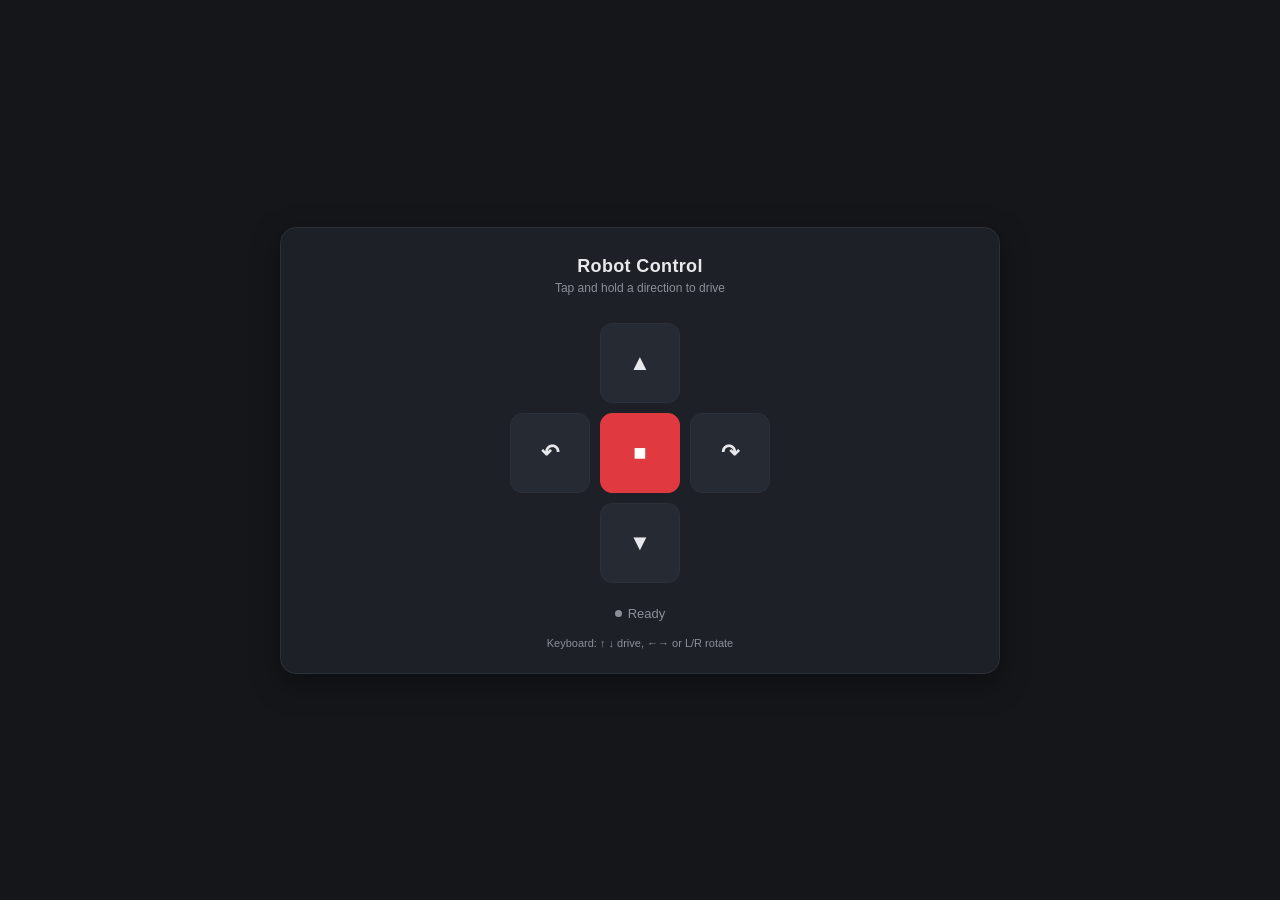
<file: templates/robot.html>
<!doctype html>
<html>
<head>
  <title>Robot Control</title>
  <meta name="viewport" content="width=device-width, initial-scale=1">
  <style>
    :root {
      color-scheme: dark;
      --bg: #14161a;
      --panel: #1d2026;
      --border: #2c3038;
      --text: #e8e9ec;
      --muted: #8b8f98;
      --accent: #3b82f6;
      --danger: #e0393f;
      --danger-active: #b32b30;
      --ok: #22c55e;
      --warn: #eab308;
    }
    * { box-sizing: border-box; }
    body {
      font-family: -apple-system, BlinkMacSystemFont, "Segoe UI", Roboto, sans-serif;
      background: var(--bg);
      color: var(--text);
      margin: 0;
      min-height: 100vh;
      display: flex;
      align-items: center;
      justify-content: center;
      padding: 24px;
    }
    .card {
      background: var(--panel);
      border: 1px solid var(--border);
      border-radius: 16px;
      padding: 28px 32px 24px;
      width: 100%;
      max-width: 720px;
      text-align: center;
      box-shadow: 0 10px 30px rgba(0,0,0,0.35);
    }
    h1 {
      font-size: 18px;
      font-weight: 600;
      letter-spacing: 0.02em;
      margin: 0 0 4px;
    }
    .subtitle {
      font-size: 12px;
      color: var(--muted);
      margin: 0 0 24px;
    }

    #status-row {
      display: flex;
      align-items: center;
      justify-content: center;
      gap: 16px;
      margin: -14px 0 18px;
    }
    #wifi-indicator {
      display: none;
      align-items: center;
      justify-content: center;
      gap: 6px;
      font-size: 11px;
      color: var(--muted);
    }
    #wifi-indicator .bars {
      display: inline-flex;
      align-items: flex-end;
      gap: 2px;
      height: 12px;
      flex-shrink: 0;
    }
    #wifi-indicator .bar {
      width: 3px;
      background: var(--border);
      border-radius: 1px;
    }
    #wifi-indicator .bar:nth-child(1) { height: 25%; }
    #wifi-indicator .bar:nth-child(2) { height: 45%; }
    #wifi-indicator .bar:nth-child(3) { height: 65%; }
    #wifi-indicator .bar:nth-child(4) { height: 85%; }
    #wifi-indicator .bar:nth-child(5) { height: 100%; }
    #wifi-indicator.excellent .bar.filled, #wifi-indicator.good .bar.filled { background: var(--ok); }
    #wifi-indicator.fair .bar.filled { background: var(--warn); }
    #wifi-indicator.weak .bar.filled, #wifi-indicator.poor .bar.filled { background: var(--danger); }

    #link-banner, #trip-banner {
      display: none;
      align-items: center;
      justify-content: center;
      gap: 8px;
      margin: 0 0 18px;
      padding: 10px 14px;
      background: rgba(239, 68, 68, 0.12);
      border: 1px solid rgba(239, 68, 68, 0.5);
      border-radius: 10px;
      font-size: 12px;
      line-height: 1.5;
      color: var(--danger);
    }
    #link-banner .warn-dot, #trip-banner .warn-dot {
      width: 8px; height: 8px; border-radius: 50%;
      background: var(--danger);
      flex-shrink: 0;
      animation: follow-pulse 1.6s ease-in-out infinite;
    }
    /* Amber, not red: unlike a dead link this is the hardware working as
       designed, and it clears the moment you press anything else. */
    #trip-banner {
      background: rgba(245, 158, 11, 0.12);
      border-color: rgba(245, 158, 11, 0.5);
      color: var(--warn);
      text-align: left;
    }
    #trip-banner .warn-dot { background: var(--warn); }

    /* Live readings, kept apart from the Wi-Fi indicator in the status row
       above. That one is a slow-moving diagnostic about the link; these are
       measurements of what the robot is doing right now, and while you're
       driving they're the thing on this page worth watching. CPU used to sit
       up there next to Wi-Fi and moved down here to join them. */
    #current-row {
      display: none;
      justify-content: center;
      gap: 10px;
      margin: 0 0 18px;
      flex-wrap: wrap;
    }
    /* Needed because .current-cell sets display:flex, which would otherwise
       win over the hidden attribute. */
    .current-cell[hidden] { display: none; }
    .current-cell {
      display: flex;
      align-items: baseline;
      gap: 7px;
      padding: 7px 14px;
      background: #21252c;
      border: 1px solid var(--border);
      border-radius: 10px;
      font-size: 12px;
      color: var(--muted);
    }
    .current-cell b {
      font-size: 14px;
      font-weight: 600;
      color: var(--text);
      /* Tabular numerals and a fixed width: this updates every second, and
         without both the D-pad below it shuffles sideways on every change. */
      font-variant-numeric: tabular-nums;
      min-width: 4.4em;
      text-align: right;
    }
    .dpad {
      display: grid;
      grid-template-columns: 1fr 1fr 1fr;
      grid-template-rows: 1fr 1fr 1fr;
      gap: 10px;
      margin: 0 auto;
      max-width: 260px;
    }

    /* Follow me is driving. Only the direction buttons go dead - Stop stays
       live on purpose, because with the Follow toggle now living on the
       kiosk's own screen (see the banner below) it is the only way someone
       out here can take back control of a robot that's driving itself. The
       server agrees: /robot/command rejects every manual command except Stop
       while the follower is running. */
    .dpad.follow-locked button:not(#stop) {
      opacity: 0.3;
      pointer-events: none;
      transition: opacity 0.15s ease;
    }
    button {
      font-size: 15px;
      font-weight: 600;
      font-family: inherit;
      color: var(--text);
      background: #262a32;
      border: 1px solid var(--border);
      border-radius: 12px;
      padding: 0;
      aspect-ratio: 1;
      cursor: pointer;
      display: flex;
      align-items: center;
      justify-content: center;
      transition: background 0.08s ease, transform 0.05s ease, border-color 0.08s ease;
      -webkit-tap-highlight-color: transparent;
      user-select: none;
    }
    button:hover { background: #2d323b; border-color: #3a3f48; }
    button:active,
    button.pressed { transform: scale(0.94); background: #343a44; }

    .btn-icon { font-size: 22px; line-height: 1; }

    #forward { grid-column: 2; grid-row: 1; }
    #rotate-ccw { grid-column: 1; grid-row: 2; }
    #stop { grid-column: 2; grid-row: 2; }
    #rotate-cw { grid-column: 3; grid-row: 2; }
    #backward { grid-column: 2; grid-row: 3; }

    #stop {
      background: var(--danger);
      border-color: var(--danger);
      color: white;
    }
    #stop:hover { background: var(--danger-active); border-color: var(--danger-active); }
    #stop:active, #stop.pressed { background: var(--danger-active); transform: scale(0.94); }

    #status {
      margin-top: 22px;
      font-size: 13px;
      color: var(--muted);
      display: flex;
      align-items: center;
      justify-content: center;
      gap: 6px;
      min-height: 18px;
    }
    #status .dot {
      width: 7px; height: 7px; border-radius: 50%;
      background: var(--muted);
      flex-shrink: 0;
    }
    #status.ok .dot { background: var(--ok); }
    #status.err .dot { background: var(--danger); }
    #status.ok { color: var(--ok); }
    #status.err { color: var(--danger); }

    .hint {
      margin: 14px 0 0;
      font-size: 11px;
      color: var(--muted);
    }

    #follow-banner {
      display: none;
      align-items: center;
      justify-content: center;
      gap: 8px;
      margin: 0 0 18px;
      padding: 10px 14px;
      background: rgba(34, 197, 94, 0.12);
      border: 1px solid rgba(34, 197, 94, 0.45);
      border-radius: 10px;
      font-size: 12px;
      line-height: 1.5;
      color: var(--ok);
    }
    #follow-banner .pulse {
      width: 8px; height: 8px; border-radius: 50%;
      background: var(--ok);
      flex-shrink: 0;
      animation: follow-pulse 1.6s ease-in-out infinite;
    }
    @keyframes follow-pulse {
      0%, 100% { opacity: 1; }
      50% { opacity: 0.25; }
    }

    #video {
      display: none;
      width: 100%;
      aspect-ratio: 16 / 9;
      object-fit: contain;
      background: #000;
      border: 1px solid var(--border);
      border-radius: 12px;
      margin-bottom: 18px;
    }

    #video-controls {
      display: none;
      justify-content: center;
      align-items: center;
      gap: 8px;
      margin: -10px 0 18px;
      font-size: 12px;
      color: var(--muted);
    }
    #res-select {
      font-family: inherit;
      font-size: 12px;
      color: var(--text);
      background: #262a32;
      border: 1px solid var(--border);
      border-radius: 6px;
      padding: 4px 8px;
    }
  </style>
</head>
<body>
  <div class="card">
    <h1>Robot Control</h1>
    <p class="subtitle">Tap and hold a direction to drive</p>

    <div id="status-row">
      <div id="wifi-indicator">
        <span class="bars">
          <span class="bar"></span><span class="bar"></span><span class="bar"></span><span class="bar"></span><span class="bar"></span>
        </span>
        <span id="wifi-text"></span>
      </div>
    </div>

    <!-- Shown when the ESP32 has stopped answering. The D-pad deliberately
         stays live: the link can come back on its own (MotorLink keeps
         retrying), and greying out Stop because the robot is unreachable
         would be exactly backwards. This is here so a dead link looks dead,
         instead of every button reporting success into a void. -->
    <div id="link-banner">
      <span class="warn-dot"></span>
      <span>The ESP32 has stopped responding — commands are not reaching the robot. Reconnecting…</span>
    </div>

    <!-- The ESP32's current protection has always applied to this page's
         commands exactly as it does to Follow me, but until now nothing here
         said so: the robot stopped dead, the firmware silently ignored
         resends of the command that tripped it, and every button carried on
         reporting success. Picking any OTHER direction (or Stop) clears the
         latch, which is what the text tells you to do. -->
    <div id="trip-banner">
      <span class="warn-dot"></span>
      <span><b>Motor protection tripped</b> — <span id="trip-detail"></span>. The motors are
      stopped and this direction is locked out. Press Stop, or pick a different direction, to
      re-arm.</span>
    </div>

    <!-- Cells hide individually and the row only when they all would: the two
         currents are facts about the ESP32, CPU is a fact about the Pi, so
         unplugging the ESP32 must not take the CPU readout with it. -->
    <div id="current-row">
      <div class="current-cell" id="cell-m1">Motor 1 current =<b id="m1-current">—</b></div>
      <div class="current-cell" id="cell-m2">Motor 2 current =<b id="m2-current">—</b></div>
      <div class="current-cell" id="cell-cpu">CPU usage =<b id="cpu-usage">—</b></div>
    </div>

    <div id="follow-banner">
      <span class="pulse"></span>
      <span>Follow me is running from the kiosk screen. Press Stop to take over.</span>
    </div>

    <img id="video" alt="Camera feed">
    <div id="video-controls">
      <label for="res-select">Feed quality</label>
      <select id="res-select" onchange="setVideoResolution(this.value)">
        <option value="720p">720p</option>
        <option value="360p">360p (lower lag)</option>
        <option value="240p">240p (lowest lag)</option>
        <option value="off">Off (no feed)</option>
      </select>
    </div>

    <div class="dpad">
      <button id="forward" aria-label="Forward">
        <span class="btn-icon">&#9650;</span>
      </button>
      <button id="rotate-ccw" aria-label="Rotate left">
        <span class="btn-icon">&#8630;</span>
      </button>
      <button id="stop" aria-label="Stop">
        <span class="btn-icon">&#9632;</span>
      </button>
      <button id="rotate-cw" aria-label="Rotate right">
        <span class="btn-icon">&#8631;</span>
      </button>
      <button id="backward" aria-label="Backward">
        <span class="btn-icon">&#9660;</span>
      </button>
    </div>

    <div id="status"><span class="dot"></span><span class="label">Ready</span></div>
    <p class="hint">Keyboard: &#8593; &#8595; drive, &#8592;&#8594; or L/R rotate</p>
  </div>

  <script>
    // Which single character means what on the wire is decided once, on the
    // server, by motion.py - not spelled out here. Before the merge this
    // page hardcoded its own mapping and face_follow.py hardcoded a
    // different one, and they disagreed; templating it in means changing
    // MOTION_PROFILE moves the D-pad, the keyboard and follow mode together.
    const CMD = {{ commands|tojson }};

    const statusEl = document.getElementById('status');
    const labelEl = statusEl.querySelector('.label');

    function setStatus(cls, text) {
      statusEl.className = cls;
      labelEl.textContent = text;
    }

    // Only one /robot/command request is ever allowed in flight at a time.
    // Firing each key/button press as its own overlapping fetch let bursts of
    // rapid input pile up several concurrent requests against the Pi, and
    // concurrent requests' responses (and so their effect on the serial
    // link) aren't guaranteed to complete in the order they were sent - a
    // slow-to-schedule request for an older button press can complete after
    // a newer one and overwrite it. Coalescing to "at most one in flight,
    // plus the single latest pending command" fixes both: no pile-up, and
    // the last command applied is always the last one actually pressed.
    //
    // COMMAND_TIMEOUT_MS bounds each attempt: fetch() has no built-in
    // timeout, so without this one stalled connection would hold cmdInFlight
    // true and silently swallow every press as pendingCmd for as long as it
    // hung - a stuck Stop wouldn't reach the ESP32 at all, and MotorLink's
    // resend thread would just keep re-affirming whatever direction was
    // already running. Aborting and re-dispatching (the failed command,
    // unless something newer superseded it) bounds that to this timeout.
    let cmdInFlight = false;
    let pendingCmd = null;
    const COMMAND_TIMEOUT_MS = 1500;

    function send(cmd, btn) {
      if (btn) {
        btn.classList.add('pressed');
        setTimeout(() => btn.classList.remove('pressed'), 120);
      }
      if (cmdInFlight) {
        pendingCmd = cmd;
        return;
      }
      dispatchCommand(cmd);
    }

    function dispatchCommand(cmd) {
      cmdInFlight = true;
      const controller = new AbortController();
      const timeoutId = setTimeout(() => controller.abort(), COMMAND_TIMEOUT_MS);

      fetch('/robot/command', {
        method: 'POST',
        headers: {'Content-Type': 'application/json'},
        body: JSON.stringify({cmd: cmd}),
        signal: controller.signal
      })
      .then(r => r.json())
      .then(d => {
        if (d.ok) setStatus('ok', d.label || d.cmd);
        else setStatus('err', d.error || 'Error');
      })
      .catch(() => {
        setStatus('err', 'Disconnected');
        // Nothing newer queued up while this was stuck - re-assert it so a
        // dropped command (especially Stop) doesn't just get abandoned.
        if (pendingCmd === null) pendingCmd = cmd;
      })
      .finally(() => {
        clearTimeout(timeoutId);
        cmdInFlight = false;
        if (pendingCmd !== null) {
          const next = pendingCmd;
          pendingCmd = null;
          dispatchCommand(next);
        }
      });
    }

    document.getElementById('forward').addEventListener('click', function () { send(CMD.forward, this); });
    document.getElementById('backward').addEventListener('click', function () { send(CMD.backward, this); });
    document.getElementById('rotate-cw').addEventListener('click', function () { send(CMD.turn_cw, this); });
    document.getElementById('rotate-ccw').addEventListener('click', function () { send(CMD.turn_ccw, this); });
    document.getElementById('stop').addEventListener('click', function () { send(CMD.stop, this); });

    // Safety: covers the "tab closed/navigated away" case with an explicit
    // stop faster than waiting on anything else to notice. This can't help
    // with a dead network (sendBeacon still needs a working connection) -
    // that case is the server-side heartbeat watchdog's job.
    //
    // Skipped while the follower is driving. Follow me is started from the
    // kiosk's own screen and this page may well be a bystander watching the
    // feed; a Stop is how someone here takes over deliberately, so sending
    // one automatically would mean any onlooker closing their tab silently
    // switches off a follow nobody asked them to end.
    window.addEventListener('beforeunload', () => {
      if (followEnabled) return;
      navigator.sendBeacon('/robot/command', JSON.stringify({cmd: CMD.stop}));
    });

    // Keyboard driving: mirrors the D-pad buttons. Holding a key sends its
    // command exactly once on keydown (MotorLink's resend thread keeps it
    // alive on the wire); releasing sends Stop. Only one direction is
    // tracked at a time since the robot can't drive two directions at once.
    const KEY_MAP = {
      arrowup: CMD.forward, arrowdown: CMD.backward,
      arrowleft: CMD.turn_ccw, arrowright: CMD.turn_cw,
      l: CMD.turn_ccw, r: CMD.turn_cw,
    };
    const KEY_BTN = {
      arrowup: 'forward', arrowdown: 'backward', arrowleft: 'rotate-ccw', arrowright: 'rotate-cw',
      l: 'rotate-ccw', r: 'rotate-cw',
    };
    let activeKey = null;

    window.addEventListener('keydown', (e) => {
      if (followEnabled) return;
      const key = e.key.toLowerCase();
      const cmd = KEY_MAP[key];
      if (!cmd) return;
      e.preventDefault();
      if (e.repeat || activeKey === key) return;
      activeKey = key;
      const btn = document.getElementById(KEY_BTN[key]);
      if (btn) btn.classList.add('pressed');
      send(cmd);
    });

    window.addEventListener('keyup', (e) => {
      const key = e.key.toLowerCase();
      if (!KEY_MAP[key]) return;
      e.preventDefault();
      const btn = document.getElementById(KEY_BTN[key]);
      if (btn) btn.classList.remove('pressed');
      if (activeKey === key) {
        activeKey = null;
        send(CMD.stop);
      }
    });

    // If the key-up event never arrives (alt-tab, key released while
    // unfocused), don't leave the motors stuck driving.
    window.addEventListener('blur', () => {
      if (activeKey) {
        const btn = document.getElementById(KEY_BTN[activeKey]);
        if (btn) btn.classList.remove('pressed');
        activeKey = null;
        send(CMD.stop);
      }
    });

    // Follow me lives on the kiosk screen now, so there's no toggle here -
    // but this page still has to know when the follower is driving, because
    // the server rejects manual commands while it is and a D-pad that looked
    // live but did nothing would just read as broken. Polled rather than
    // set-and-forget: it can start and stop entirely without this page's
    // involvement (someone at the kiosk, or a motor-protection trip).
    const dpadEl = document.querySelector('.dpad');
    const followBanner = document.getElementById('follow-banner');
    let followEnabled = false;

    function setFollowUI(enabled) {
      followEnabled = enabled;
      dpadEl.classList.toggle('follow-locked', enabled);
      followBanner.style.display = enabled ? 'flex' : 'none';
    }

    function pollFollowStatus() {
      fetch('/robot/follow_status')
        .then(r => r.json())
        .then(d => {
          if (d.enabled !== followEnabled) setFollowUI(d.enabled);
        })
        .catch(() => {});
    }

    pollFollowStatus();
    setInterval(pollFollowStatus, 1500);

    // WiFi signal indicator: the Pi's own link to its access point (not this
    // browser's), to help tell a flaky WiFi uplink apart from other causes
    // of lag/disconnects. On its own longer interval rather than folded into
    // the 1.5s follow poll - it's a slow-moving diagnostic and there's no
    // reason for it to add to the request rate it's partly meant to explain.
    const wifiIndicatorEl = document.getElementById('wifi-indicator');
    const wifiTextEl = document.getElementById('wifi-text');
    const wifiBarEls = Array.from(wifiIndicatorEl.querySelectorAll('.bar'));
    const WIFI_BAR_COUNT = {Excellent: 5, Good: 4, Fair: 3, Weak: 2, Poor: 1};

    function pollWifiStatus() {
      fetch('/robot/wifi_status')
        .then(r => r.json())
        .then(d => {
          if (!d.available) {
            wifiIndicatorEl.style.display = 'none';
            return;
          }
          wifiIndicatorEl.style.display = 'flex';
          wifiIndicatorEl.className = d.quality.toLowerCase();
          const filled = WIFI_BAR_COUNT[d.quality] || 0;
          wifiBarEls.forEach((bar, i) => bar.classList.toggle('filled', i < filled));
          wifiTextEl.textContent = `Wi-Fi: ${d.dbm} dBm (${d.quality})`;
        })
        .catch(() => {});
    }

    pollWifiStatus();
    setInterval(pollWifiStatus, 4000);

    // Motor current, measured by the ESP32 on its sense pins (the same
    // reading its overcurrent protection runs on) and pushed up the serial
    // link at 5Hz. This endpoint returns whatever the last reading was and
    // touches no hardware, so polling it is cheap.
    //
    // 1s rather than the 4s the Wi-Fi and CPU indicators use: this is a live
    // measurement of what the robot is doing under your fingers, not a
    // slow-moving diagnostic. Not faster than 1s either - the firmware
    // already averages over its report interval, and a number changing five
    // times a second is one you can't read while driving.
    const currentRowEl = document.getElementById('current-row');
    const linkBannerEl = document.getElementById('link-banner');
    const tripBannerEl = document.getElementById('trip-banner');
    const tripDetailEl = document.getElementById('trip-detail');
    const m1CurrentEl = document.getElementById('m1-current');
    const m2CurrentEl = document.getElementById('m2-current');
    const cellM1El = document.getElementById('cell-m1');
    const cellM2El = document.getElementById('cell-m2');
    const cellCpuEl = document.getElementById('cell-cpu');
    const cpuUsageEl = document.getElementById('cpu-usage');

    function formatAmps(value) {
      return typeof value === 'number' && isFinite(value) ? value.toFixed(2) + ' A' : '—';
    }

    // CPU moved here from the status row alongside Wi-Fi, so it sits with the
    // motor currents rather than being shown twice. It picked up their 1s
    // cadence in the move: it used to be a slow diagnostic next to signal
    // strength, but read beside motor current while driving it is the other
    // half of "what is this robot doing right now".
    //
    // Both fetched together and rendered once, so the row never updates one
    // half on one tick and the other half on the next.
    function pollStats() {
      Promise.all([
        fetch('/robot/motor_current').then(r => r.json()).catch(() => null),
        fetch('/robot/cpu_status').then(r => r.json()).catch(() => null)
      ]).then(([d, cpu]) => {
        // Server returns {available: false} until it has two /proc/stat
        // samples to diff, so this cell stays hidden for the first poll.
        const haveCpu = !!(cpu && cpu.available);
        cellCpuEl.hidden = !haveCpu;
        if (haveCpu) cpuUsageEl.textContent = cpu.percent.toFixed(1) + '%';

        // Hidden rather than frozen when there's no reading - an ESP32 that's
        // gone quiet would otherwise leave a plausible-looking number sitting
        // there indefinitely. The cells hide independently of CPU, which is a
        // fact about the Pi and stays up whatever the ESP32 is doing.
        const haveCurrent = !!(d && d.available);
        cellM1El.hidden = !haveCurrent;
        cellM2El.hidden = !haveCurrent;
        currentRowEl.style.display = (haveCurrent || haveCpu) ? 'flex' : 'none';
        if (haveCurrent) {
          m1CurrentEl.textContent = formatAmps(d.m1);
          m2CurrentEl.textContent = formatAmps(d.m2);
        }

        if (!d) return;

        // "stale" means this ESP32 was talking and has stopped - the one case
        // worth interrupting somebody about, because the buttons will keep
        // reporting success while nothing moves. "unknown" is not a fault:
        // it's also what firmware older than the CUR: line looks like, and a
        // permanent red banner on a working rig teaches people to ignore it.
        linkBannerEl.style.display = d.link === 'stale' ? 'flex' : 'none';

        // e.g. "TRIPPED (M1 sustained)" -> "M1 sustained". Shown only while
        // the latch is actually set; the ESP32 clears it as soon as a
        // different command arrives, so this disappears on its own.
        if (d.tripped) {
          tripDetailEl.textContent =
            (d.tripped.match(/\(([^)]*)\)/) || [, d.tripped])[1];
          tripBannerEl.style.display = 'flex';
        } else {
          tripBannerEl.style.display = 'none';
        }
      }).catch(() => {});
    }

    pollStats();
    setInterval(pollStats, 1000);

    // Safety: lets the server tell "still connected, button just held" apart
    // from "connection died mid-drive" (see HEARTBEAT_TIMEOUT_S in
    // hardware.py). Sent continuously on its own short interval, independent
    // of whether a button is down - a held button only POSTs /robot/command
    // once, on press, so that endpoint alone goes quiet for the whole hold
    // even when nothing's wrong. If this stops arriving while a command is
    // held, the server stops the motors on its own - this page doesn't need
    // to be the one to notice and can't (a dead link can't send a stop
    // command either).
    function sendHeartbeat() {
      fetch('/robot/heartbeat', {method: 'POST'}).catch(() => {});
    }

    sendHeartbeat();
    setInterval(sendHeartbeat, 750);

    // Camera feed is optional: only show it if a USB camera was actually
    // found at startup. If the stream later drops (camera unplugged), hide
    // it again rather than leaving a broken image icon on the page.
    const videoEl = document.getElementById('video');
    const videoControlsEl = document.getElementById('video-controls');
    const resSelectEl = document.getElementById('res-select');

    function setVideoResolution(res) {
      fetch('/robot/video_resolution', {
        method: 'POST',
        headers: {'Content-Type': 'application/json'},
        body: JSON.stringify({resolution: res})
      }).catch(() => {});

      // "off" only stops the server encoding frames - the browser would
      // otherwise sit on the already-open /robot/video_feed connection
      // forever, still costing nothing per-frame but never actually
      // closing. Drop the <img> src so the connection itself closes, and
      // only open a fresh one when coming back on (switching among the
      // resolutions above never touches src - that's a server-side change
      // on the same open stream).
      if (res === 'off') {
        videoEl.removeAttribute('src');
        videoEl.style.display = 'none';
      } else if (!videoEl.getAttribute('src')) {
        videoEl.src = '/robot/video_feed';
        videoEl.style.display = 'block';
      }
    }

    fetch('/robot/camera_status')
      .then(r => r.json())
      .then(d => {
        if (d.available) {
          videoControlsEl.style.display = 'flex';
          fetch('/robot/video_resolution')
            .then(r => r.json())
            .then(d2 => {
              resSelectEl.value = d2.resolution;
              if (d2.resolution !== 'off') {
                videoEl.src = '/robot/video_feed';
                videoEl.style.display = 'block';
              }
            })
            .catch(() => {
              videoEl.src = '/robot/video_feed';
              videoEl.style.display = 'block';
            });
        }
      })
      .catch(() => {});

    // Reconnect the stream on drop instead of leaving it dead: the server
    // bounds a stalled write to VIDEO_FEED_SOCKET_TIMEOUT_S (robot_api.py),
    // but that only frees the *server's* thread - the browser still needs
    // to notice the connection died and open a fresh one, which an <img>
    // never does on its own. Skip retrying while the feed has deliberately
    // been turned off (res-select === 'off'; that path clears src without an
    // error so it won't reach here anyway, but checked defensively).
    const VIDEO_RECONNECT_DELAY_MS = 2000;
    let videoReconnectTimer = null;
    videoEl.addEventListener('load', () => { videoEl.style.display = 'block'; });
    videoEl.addEventListener('error', () => {
      videoEl.style.display = 'none';
      if (videoReconnectTimer || resSelectEl.value === 'off') return;
      videoReconnectTimer = setTimeout(() => {
        videoReconnectTimer = null;
        if (resSelectEl.value !== 'off') {
          videoEl.src = '/robot/video_feed?t=' + Date.now();
        }
      }, VIDEO_RECONNECT_DELAY_MS);
    });

    // The camera hardware itself can also vanish and come back (a USB
    // brownout, not a network drop - see camera.py) while an existing
    // video_feed connection is open. The server ends that response as soon
    // as it notices, but a multipart/x-mixed-replace stream that just stops
    // sending new parts doesn't reliably fire the <img>'s error event across
    // browsers before then - so on top of the error-retry above, poll the
    // lightweight camera_status endpoint and force a fresh connection
    // whenever it flips from unavailable back to available.
    let cameraWasAvailable = null;
    function pollCameraStatus() {
      fetch('/robot/camera_status')
        .then(r => r.json())
        .then(d => {
          if (d.available) {
            if (cameraWasAvailable === false && resSelectEl.value !== 'off') {
              videoEl.src = '/robot/video_feed?t=' + Date.now();
              videoEl.style.display = 'block';
            }
          } else {
            videoEl.style.display = 'none';
          }
          cameraWasAvailable = d.available;
        })
        .catch(() => {});
    }
    setInterval(pollCameraStatus, 2000);
  </script>
</body>
</html>
</file>
